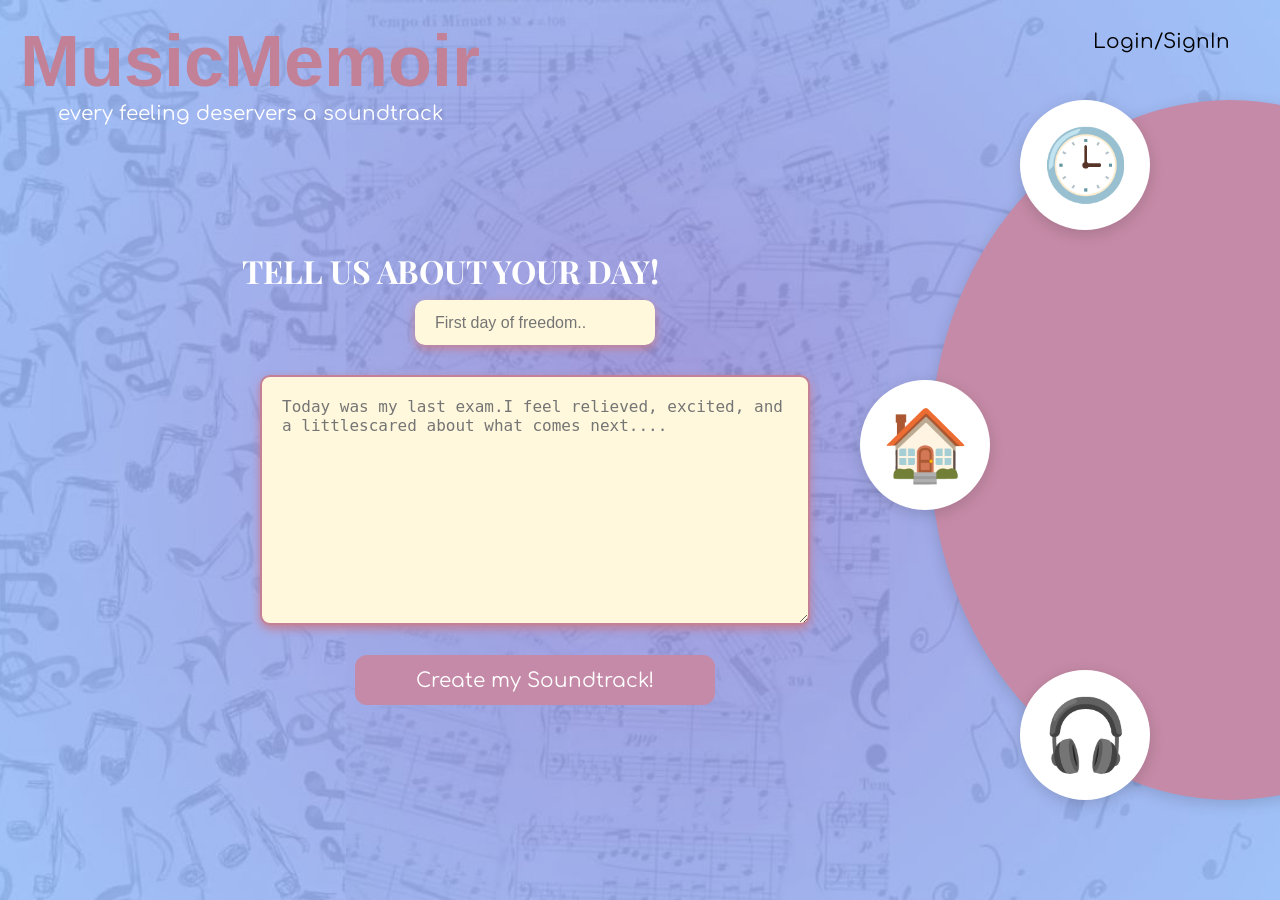
<file: templates/index.html>
<!DOCTYPE html>
<html>
<head>
    <title>MusicMemoir</title>
    <link rel="preconnect" href="https://fonts.googleapis.com">
<link rel="preconnect" href="https://fonts.gstatic.com" crossorigin>
<link href="https://fonts.googleapis.com/css2?family=Comfortaa:wght@300..700&family=Playfair+Display:ital,wght@0,400..900;1,400..900&family=Quicksand:wght@300..700&display=swap" rel="stylesheet">
     <link rel="stylesheet" href="/static/style.css">
</head>
<body>
   

    <div class="main">
        <div class="bg"></div>
        <h1 class="l"> MusicMemoir</h1>
        <p class="t">every feeling deservers a soundtrack</p>
    </div>
    <div class="sign">
        <a href="{{ url_for('login') }}">
        <p>Login/SignIn</p>
        </a>
    </div>

    <div class="journal">
    <h1> TELL US ABOUT YOUR DAY!</h1>
    </div>

     <form action="/results" method="post">
    <div class="j">
        
        <input type="text" name="title" placeholder="First day of freedom..">
        <textarea name="journal" rows="10" cols="40" placeholder="Today was my last exam.I feel relieved, excited, and a littlescared about what comes next...."></textarea>
        <button class="button2" type="submit"> Create my Soundtrack!</button>
    </div>
</form> 
    <div class="circle">
    </div>
    <a href="/index">
   <div class="nav small">🏠</div>
</a>
<a href="/archive">
<div class="nav small1">🕒</div>
</a>
<a href="/results">
<div class="nav small2">🎧</div>
</a>
</body>
</html>
</file>
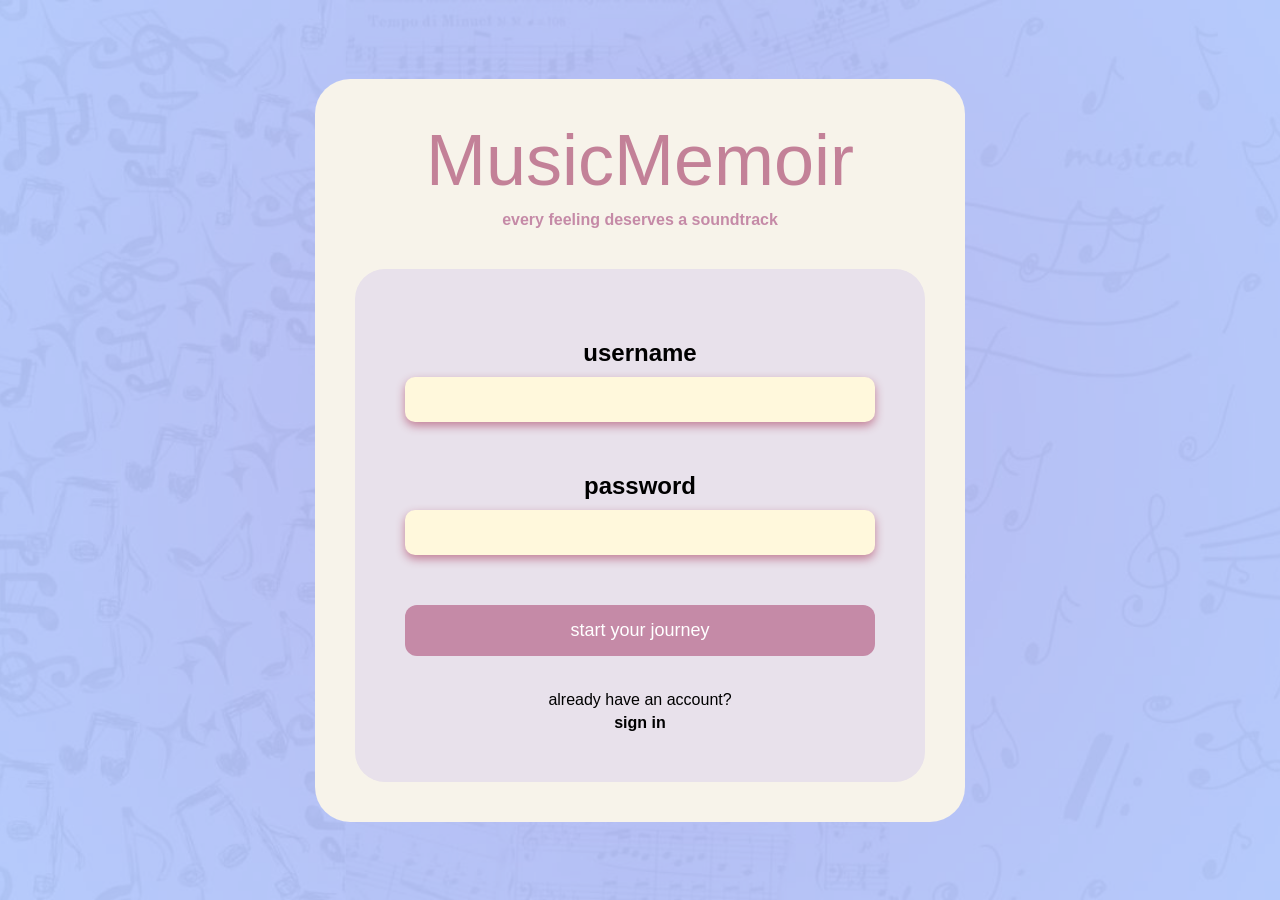
<file: templates/login.html>
<!DOCTYPE html>
<html lang="en">
<head>
    <meta charset="UTF-8">
    <meta name="viewport" content="width=device-width, initial-scale=1.0">
    <title>MusicMemoir</title>
     <link rel="preconnect" href="https://fonts.googleapis.com">
<link rel="preconnect" href="https://fonts.gstatic.com" crossorigin>
<link href="https://fonts.googleapis.com/css2?family=Comfortaa:wght@300..700&family=Playfair+Display:ital,wght@0,400..900;1,400..900&family=Quicksand:wght@300..700&display=swap" rel="stylesheet">
     
     <link rel="stylesheet" href="/static/style.css">
</head>
<body>

    <div class="background-overlay"></div>

    <div class="login-container">

        <h1 class="logo">MusicMemoir</h1>
        <p class="tagline">every feeling deserves a soundtrack</p>

        <div class="login-card">

            <form>

                <label>username</label>
                <input type="text">

                <label>password</label>
                <input type="password">
                
                <button class="button" type="button" onclick="window.location.href='index.html'">
                    start your journey
                </button>
                
            </form>

            <div class="signin">
                <p>already have an account?</p>
                <a href="#">sign in</a>
            </div>

        </div>

    </div>

</body>
</html>
</file>
<file: static/style.css>
*{
    margin:0;
    padding:0;
    box-sizing:border-box;
}
body{
    height:100vh;

    display:flex;
    justify-content:center;
    align-items:center;

    font-family:Arial, sans-serif;

    background-image:url("bg.jpg");
    background-size:cover;
    background-position:center;

    position:relative;
}

.background-overlay{
    position:absolute;
    inset:0;

    background:rgba(200,210,255,0.55);
}

.login-container{
    position:relative;
    z-index:1;

    width:650px;

    background:#f7f3ea;

    border-radius:35px;

    padding:40px;

    text-align:center;
}

.logo{
    font-size:72px;
    font-family:Impact, Haettenschweiler, 'Arial Narrow Bold', sans-serif;
    color:#C38198;
    
    font-weight:300;

    margin-bottom:10px;
}
.tagline{
    color:#c58aa7;

    font-weight:bold;
    margin-bottom:40px;
}

.login-card{
    background:#e8e1eb;

    border-radius:30px;

    padding:50px;
}

form{
    display:flex;
    flex-direction:column;
}

label{
    font-size:24px;

    font-weight:bold;

    margin-bottom:10px;
    margin-top:20px;
}

input{
    height:45px;

    border:none;

    background:#f7f3ea;

    padding:10px;

    margin-bottom:30px;
}

.button{
    margin-top:20px;

    padding:15px;

    border:none;

    border-radius:12px;

    background:#c58aa7;

    color:white;

    font-size:18px;

    cursor:pointer;
}

.button:hover{
    opacity:0.9;
}

.signin{
    margin-top:35px;
}

.signin p{
    margin-bottom:5px;
}

.signin a{
    text-decoration:none;

    color:black;

    font-weight:bold;
}
/* homepage */
.main{
    position: absolute;
    top: 20px;
    left: 20px; 
    text-align: center;
    }

.sign{
    position: absolute;
    top: 30px;
    right: 50px;
    font-family: "comfortaa";
    font-size: 20px;
}
.l{
    color:#C38198;
    font-size:72px;
    font-family:Impact, Haettenschweiler, 'Arial Narrow Bold', sans-serif;
    font-weight: 900;
}
.t{
    font-size: 20px;
    color:white;
    font-family:"comfortaa";

}
.journal{
    position:relative;
    bottom: 180px; 
    right: 190px;
    color: white;
}
h1{
    font-family:"playfair display";
    letter-spacing: px;
} 
.j{
    position: absolute;
    top: 300px;
    left: 260px;
    display: flex;
    flex-direction: column;
    align-items: center;
} 
.button2{
 width:360px;
 height: 50px;
 color: white;
 border:none;

border-radius:12px;
font-size: 20px;
margin-top: 30px;
background:#c58aa7;
font-family: "comfortaa";

}
input{
    background-color: cornsilk;
    border-radius: 10px;
    border-color: #C38198;
    border-width: 2px;
    box-shadow: 0px 4px 10px #C38198;
    padding: 20px;
    font-size: 16px;
    
}

textarea{
    width: 550px;
    height: 250px;
    background-color: cornsilk;
    border-radius: 10px;
    border-color: #C38198;
    border-width: 2px;
    box-shadow: 0px 4px 10px #C38198;
    padding: 20px;
    font-size: 16px;
}

.circle{
     width: 600px;
    height: 700px;

    background-color: #c58aa7;

    border-radius: 50%;
    box-shadow:0 4px 15px rgba(0,0,0,0.15);
    position: fixed;

    right: -250px;
    top: 100px;

    z-index: -1;

}
 .nav{
      width: 130px;
    height: 130px;
    border-radius: 50%;
    background-color: white;
    position:absolute;
     box-shadow:0 4px 15px rgba(0,0,0,0.15);
     display:flex;
    justify-content:center;
    align-items:center;
    font-size: 70px;
 }
.small{
    right: 290px;
    top: 380px;
}
.small1{
    right: 130px;
    top: 100px;
}
.small2{
    right: 130px;
    top: 670px;
}
.nav:hover{
    width: 140px;
    height: 140px;
    box-shadow:0 4px 15px rgba(0,0,0,0.35);
}
/* results */
.ai{
    font-family: "comfortaa";
    padding:10px;
    position: absolute;
    top: 150px;
    left: 80px; 
    width: 800px;
    height: 110px;
    border-top: 2px solid black;
    border-bottom: 2px solid black;
    overflow: auto;
}
.title{
    position:absolute;
    top: 290px;
    left: 60px;
}
.songs{
    position:absolute;
    top: 350px;
    left: 60px;
    
    display: grid;
    grid-template-columns:1fr 1fr;
    grid-template-rows: auto;
    gap: 40px;
    justify-content: start;
}
.s1,.s2,.s3,.s4,.s5,.s6{
    width: 400px;
    height: 95px;
    background-color:rgba(255,255,255,0.25);
     display: flex; 
     align-items: center;
     gap: 10px;
    border-top: 1px solid black;
    border-bottom: 1px solid black;
    padding: 10px;
    }
.pic {
    width: 70px;
    height: 70px;
    background-color: pink;
    overflow: hidden;
}

.pic img {
    width: 100%;
    height: 100%;
    object-fit: cover;
}
.text{
    display: flex;
    flex-direction: column;
    gap:8px ;
    flex: 1;
}
.btn{
    width: 40px;
    height: 40px;
    background-color: pink;
    border-radius: 50%;
    padding:5px;
    text-align: center;
   
    
}
/*archive*/
.cards{ 
    margin-top: 150px;
    height: 700px;
    overflow-y: scroll; 
     position: relative; 
     top: 10px;
     right: 200px; 
    display: grid;
     grid-template-columns: repeat(4,1fr);
    grid-template-rows: auto;

    gap: 40px;

     justify-content: center;
    /* align-content: center;  */

    place-items: center; 
}
.c1 {
    width: 200px;
    height: 250px;
    border-radius: 15px;
    border:1px solid black;
    box-shadow: 0 4px 15px rgba(0,0,0,0.45);
    padding: 15px;
    position: relative;
    /* display: flex;
    flex-direction: column; */
    align-items: center;

}
.text{
    flex: 1;
}
a{
    text-decoration: none;
    color: inherit;
}
.blue{
    background-color: #B0E0E6;
}
.orange{
    background-color: #FFEFD5;
}
.pink{
    background-color: #FFF0F5;
}
.green{
    background-color: #E0E0E0;
}
.red{
    background-color:#E8F5E9;
}
.yellow{
    background-color: #FFFDD0;
}
.purple{
    background-color: #F0F8FF;
}
.pink{
    background-color:#F5E6E8 ;
}



.memory{
    width:1350px;
    height:560px;
    position: relative;
    top: 45px;
    border: 2px solid black;
    border-radius: 20px;
    overflow-y: scroll;
    
}

.input{
    position: absolute;
    padding: 20px;
    
}

.bin{
  width: 30px;
  position: absolute;
  bottom: 10px;
  right: 10px;
  text-decoration: none;
}
</file>
